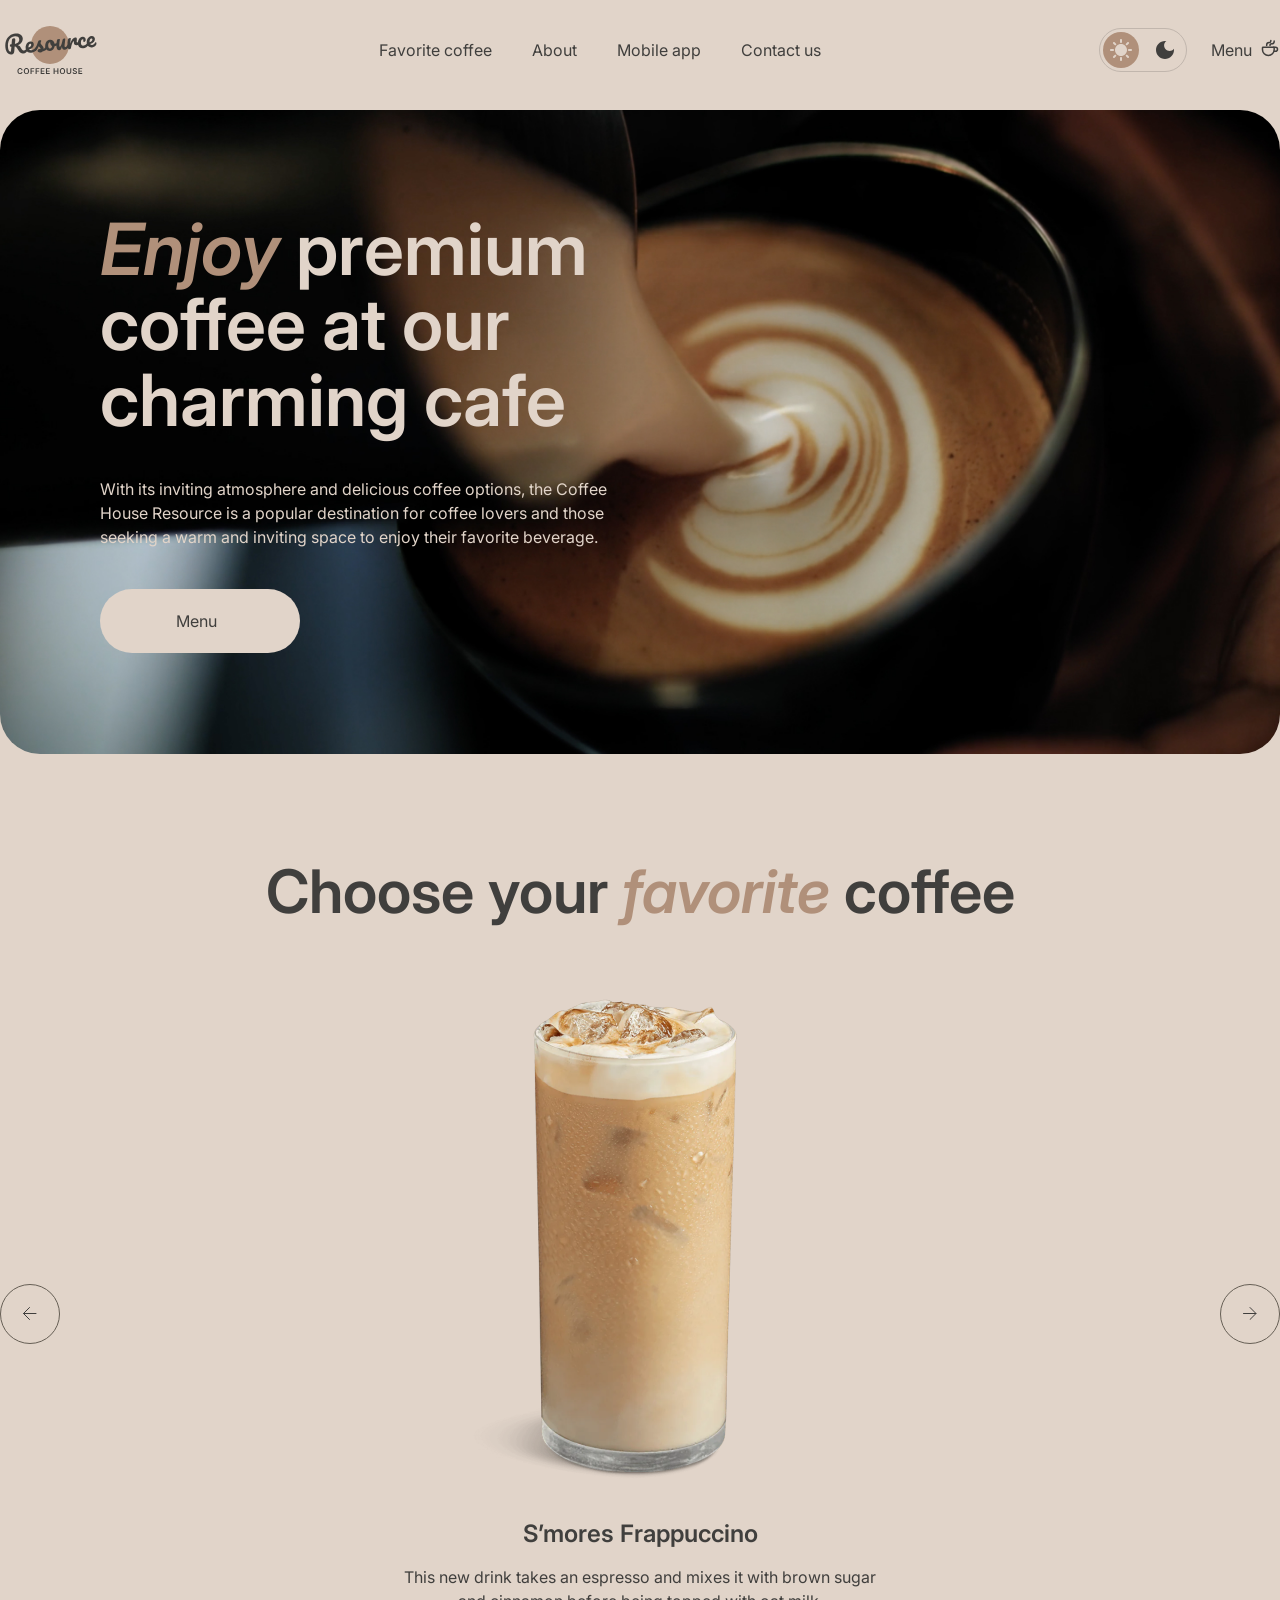
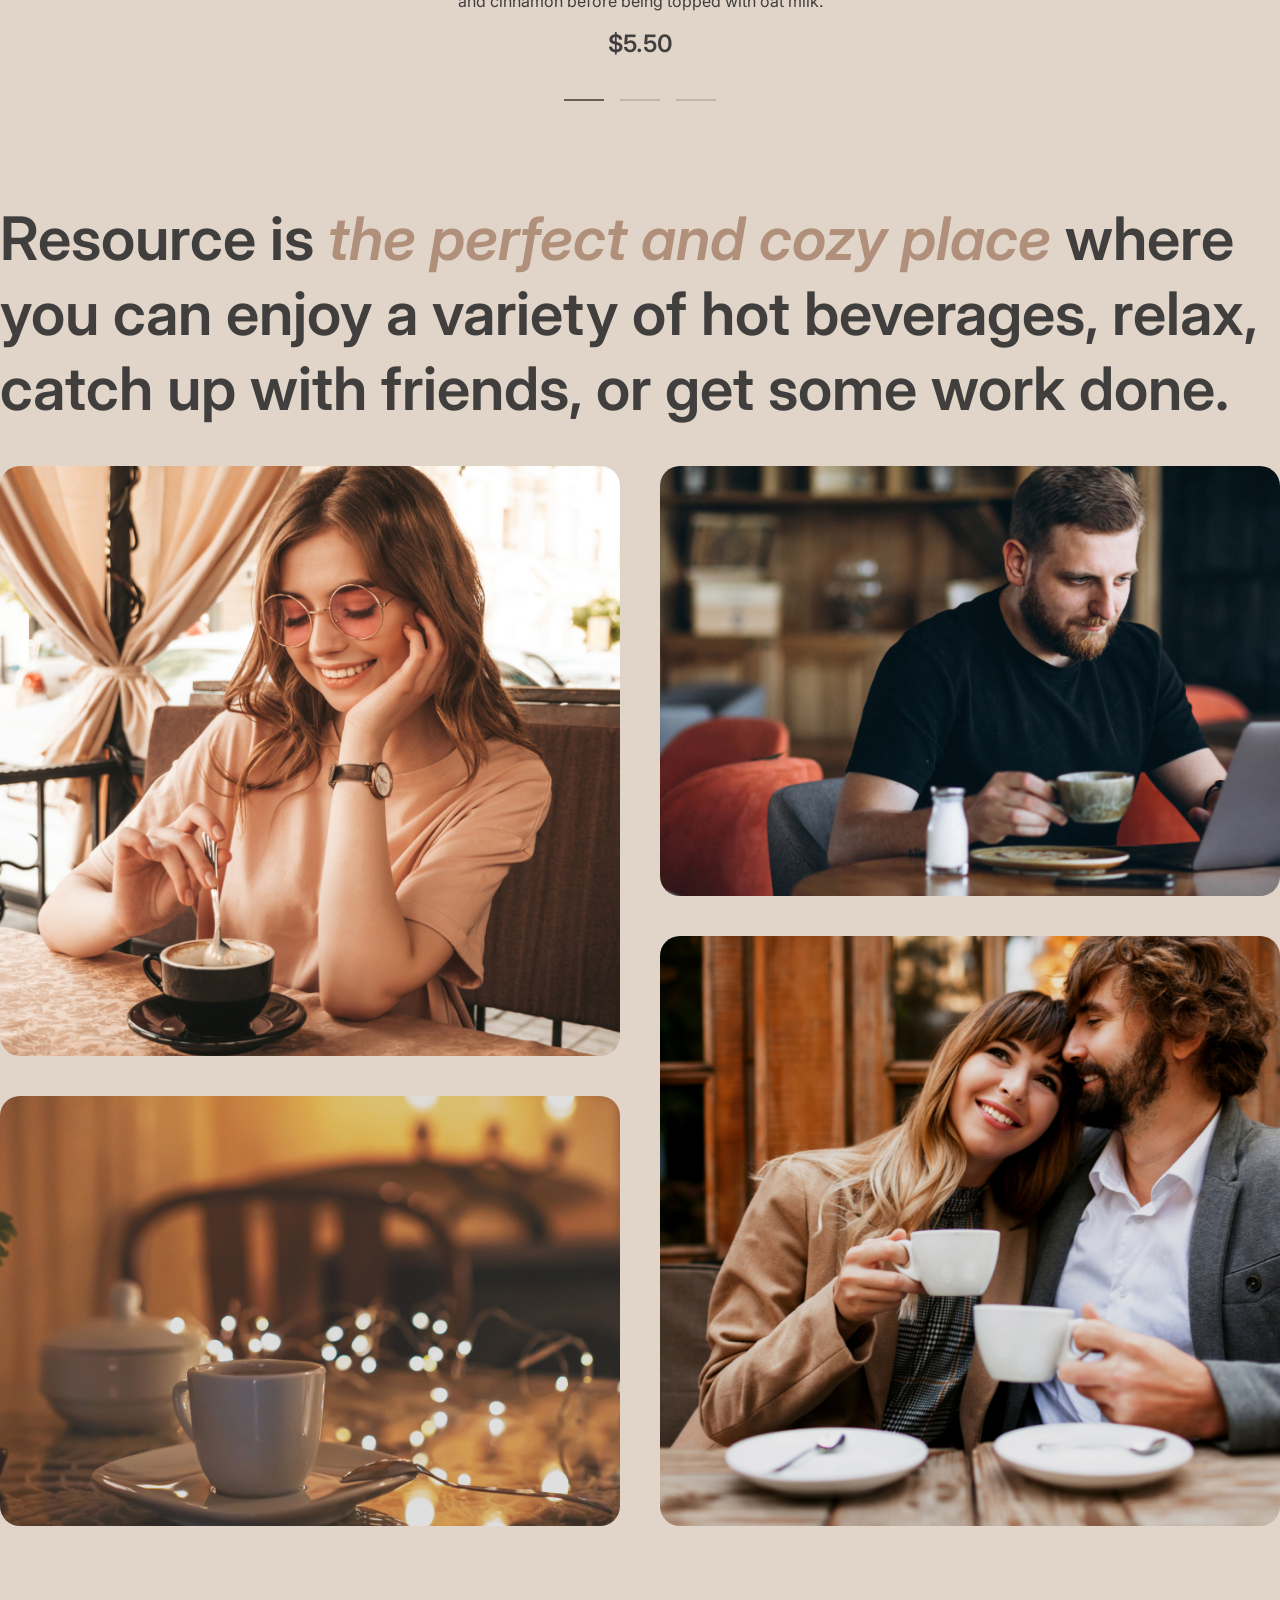
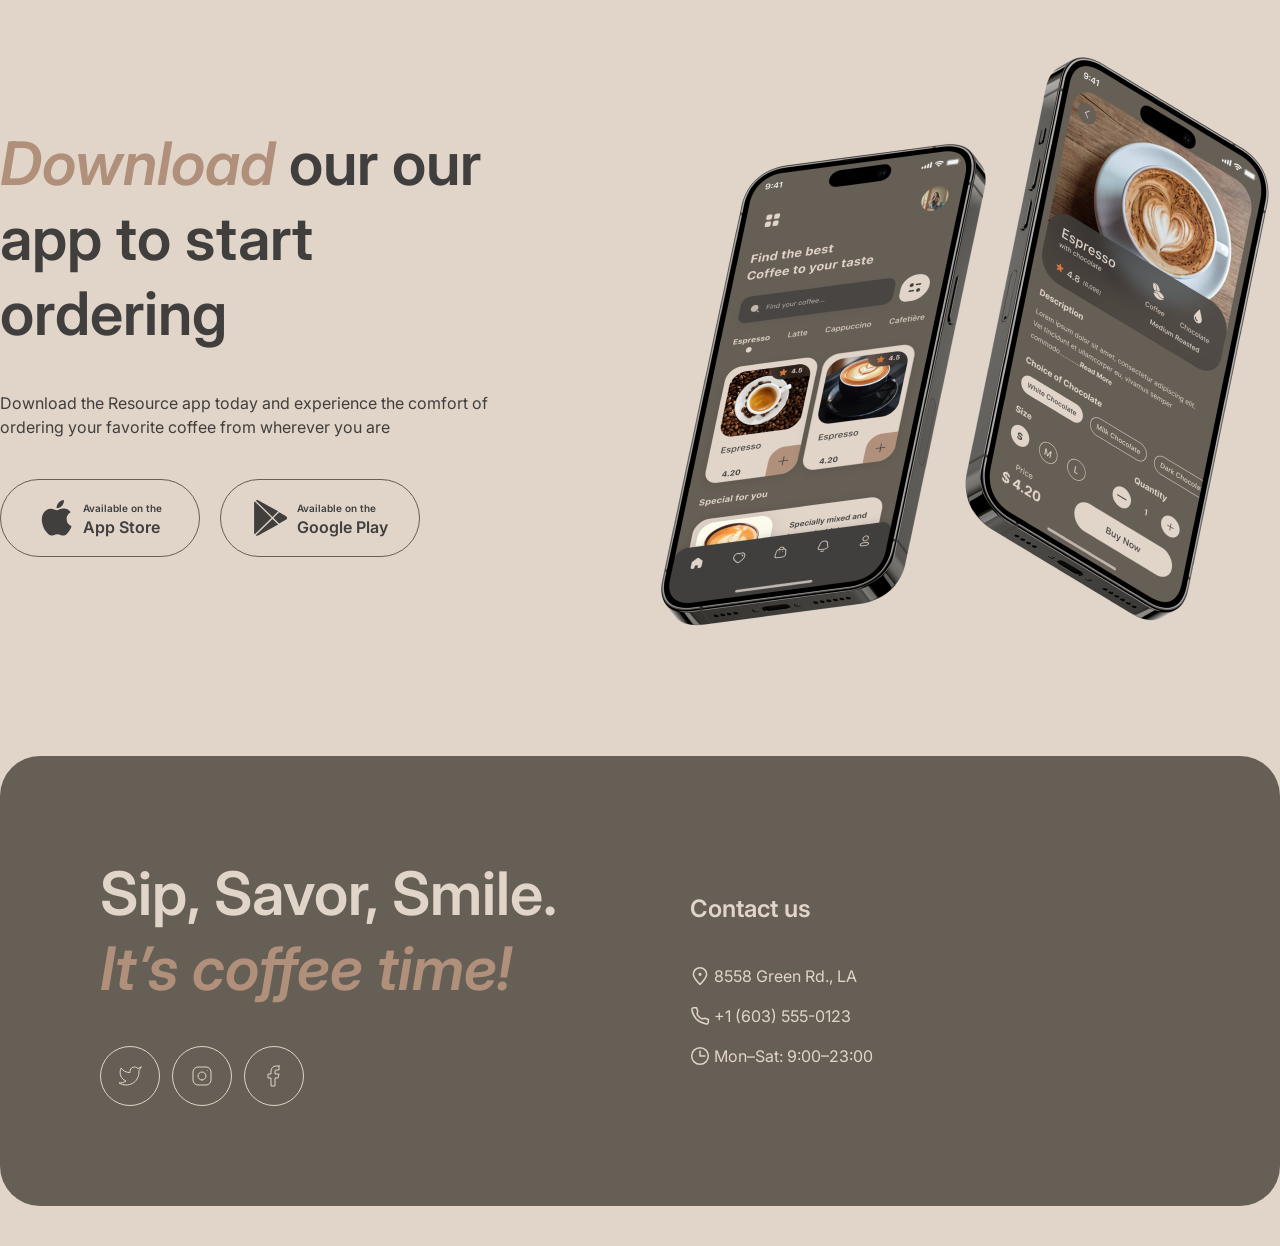
<file: index.html>
<!DOCTYPE html> 
<html lang="en">   
<head>     
    <meta charset="UTF-8">     
    <meta http-equiv="X-UA-Compatible" content="IE=edge">     
    <meta name="viewport" content="width=device-width, initial-scale=1.0">     
    <title>Coffee House</title>     
    <link rel="icon" type="image/svg+xml" href="icons/logo-light.svg">
    <link rel="stylesheet" href="css/main.css">   
    <link rel="preconnect" href="https://fonts.googleapis.com">
    <link rel="preconnect" href="https://fonts.gstatic.com" crossorigin>
    <link href="https://fonts.googleapis.com/css2?family=Inter:ital,opsz,wght@0,14..32,100..900;1,14..32,100..900&display=swap" rel="stylesheet">
</head>   

<body class="dark-theme">
    <header>
        <nav class="container header">
            <a href="index.html"><img src="icons/logo-light.svg" alt="Logo" class="logo"></a>
            <ul class="nav main">
                <li><a href="#favorite">Favorite coffee</a></li>
                <li><a href="#about">About</a></li>
                <li><a href="#mobileapp">Mobile app</a></li>
                <li><a href="#contacts">Contact us</a></li>
            </ul>
            <div class="burger-menu">
                <ul class="nav">
                    <li><a href="#favorite">Favorite coffee</a></li>
                    <li><a href="#about">About</a></li>
                    <li><a href="#mobileapp">Mobile app</a></li>
                    <li><a href="#contacts">Contact us</a></li>
                </ul>
                <a href="menu.html" class="btn menu mobile">
                    Menu
                    <svg class="cup" width="20" height="20" viewBox="0 0 20 20" fill="none" xmlns="http://www.w3.org/2000/svg">
                        <path d="M14.166 9.76667V11.6667C14.166 14.8883 11.5543 17.5 8.33268 17.5C5.11102 17.5 2.49935 14.8883 2.49935 11.6667V9.76667C2.49935 9.4353 2.76798 9.16667 3.09935 9.16667H13.566C13.8974 9.16667 14.166 9.4353 14.166 9.76667Z" stroke="#E1D4C9" stroke-width="1.5" stroke-linecap="round" stroke-linejoin="round"/>
                        <path d="M9.99935 7.50002C9.99935 6.66669 10.5946 5.83335 11.7851 5.83335C13.1 5.83335 14.166 4.76737 14.166 3.4524V2.91669" stroke="#E1D4C9" stroke-width="1.5" stroke-linecap="round" stroke-linejoin="round"/>
                        <path d="M6.66732 7.5V7.08333C6.66732 5.70262 7.78661 4.58333 9.16732 4.58333C10.0878 4.58333 10.834 3.83714 10.834 2.91667V2.5" stroke="#E1D4C9" stroke-width="1.5" stroke-linecap="round" stroke-linejoin="round"/>
                        <path d="M13.334 9.16669H15.4173C16.5679 9.16669 17.5007 10.0994 17.5007 11.25C17.5007 12.4006 16.5679 13.3334 15.4173 13.3334H14.1673" stroke="#E1D4C9" stroke-width="1.5" stroke-linecap="round" stroke-linejoin="round"/>
                    </svg>
                </a>
            </div>
            <div class="header-actions">
                <div class="theme-switch">
                    <button class="btn light">
                        <svg class="sun" width="22" height="22" viewBox="0 0 22 22" fill="#403F3D" xmlns="http://www.w3.org/2000/svg">
                            <path d="M10 3V1C10 0.45 10.45 0 11 0C11.55 0 12 0.45 12 1V3C12 3.55 11.55 4 11 4C10.45 4 10 3.55 10 3ZM17.36 6.05L18.77 4.63C19.16 4.24 19.16 3.61 18.77 3.22C18.38 2.83 17.75 2.83 17.36 3.22L15.95 4.64C15.56 5.03 15.56 5.66 15.95 6.05C16.34 6.44 16.97 6.44 17.36 6.05ZM21 10H19C18.45 10 18 10.45 18 11C18 11.55 18.45 12 19 12H21C21.55 12 22 11.55 22 11C22 10.45 21.55 10 21 10ZM11 18C10.45 18 10 18.45 10 19V21C10 21.55 10.45 22 11 22C11.55 22 12 21.55 12 21V19C12 18.45 11.55 18 11 18ZM4.64 6.05L3.22 4.64C2.83 4.25 2.83 3.61 3.22 3.23C3.61 2.85 4.25 2.84 4.63 3.23L6.04 4.64C6.43 5.03 6.43 5.67 6.04 6.05C5.65 6.43 5.02 6.44 4.64 6.05ZM15.95 15.95C15.56 16.34 15.56 16.98 15.95 17.36L17.36 18.77C17.75 19.16 18.39 19.16 18.77 18.77C19.16 18.38 19.16 17.74 18.77 17.36L17.36 15.95C16.98 15.56 16.34 15.56 15.95 15.95ZM1 12H3C3.55 12 4 11.55 4 11C4 10.45 3.55 10 3 10H1C0.45 10 0 10.45 0 11C0 11.55 0.45 12 1 12ZM4.64 18.78L6.05 17.37C6.44 16.98 6.44 16.34 6.05 15.96C5.66 15.58 5.02 15.57 4.64 15.96L3.23 17.37C2.84 17.76 2.84 18.4 3.23 18.78C3.61 19.17 4.25 19.17 4.64 18.78ZM11 5C7.69 5 5 7.69 5 11C5 14.31 7.69 17 11 17C14.31 17 17 14.31 17 11C17 7.69 14.31 5 11 5Z" fill="#E1D4C9"/>
                        </svg>
                    </button>
                    <button class="btn dark">                        
                        <svg class="moon" width="18" height="18" viewBox="0 0 18 18" fill="#403F3D" xmlns="http://www.w3.org/2000/svg"> 
                            <path d="M9 0C4.03 0 0 4.03 0 9C0 13.97 4.03 18 9 18C13.97 18 18 13.97 18 9C18 8.54 17.96 8.08 17.9 7.64C16.92 9.01 15.32 9.9 13.5 9.9C10.52 9.9 8.1 7.48 8.1 4.5C8.1 2.69 8.99 1.08 10.36 0.0999999C9.92 0.0399999 9.46 0 9 0Z" fill="#E1D4C9"/>
                        </svg>
                    </button>
                </div>
                <a href="menu.html" class="btn menu">
                    Menu
                    <svg class="cup" width="20" height="20" viewBox="0 0 20 20" fill="none" xmlns="http://www.w3.org/2000/svg">
                        <path d="M14.166 9.76667V11.6667C14.166 14.8883 11.5543 17.5 8.33268 17.5C5.11102 17.5 2.49935 14.8883 2.49935 11.6667V9.76667C2.49935 9.4353 2.76798 9.16667 3.09935 9.16667H13.566C13.8974 9.16667 14.166 9.4353 14.166 9.76667Z" stroke="#E1D4C9" stroke-width="1.5" stroke-linecap="round" stroke-linejoin="round"/>
                        <path d="M9.99935 7.50002C9.99935 6.66669 10.5946 5.83335 11.7851 5.83335C13.1 5.83335 14.166 4.76737 14.166 3.4524V2.91669" stroke="#E1D4C9" stroke-width="1.5" stroke-linecap="round" stroke-linejoin="round"/>
                        <path d="M6.66732 7.5V7.08333C6.66732 5.70262 7.78661 4.58333 9.16732 4.58333C10.0878 4.58333 10.834 3.83714 10.834 2.91667V2.5" stroke="#E1D4C9" stroke-width="1.5" stroke-linecap="round" stroke-linejoin="round"/>
                        <path d="M13.334 9.16669H15.4173C16.5679 9.16669 17.5007 10.0994 17.5007 11.25C17.5007 12.4006 16.5679 13.3334 15.4173 13.3334H14.1673" stroke="#E1D4C9" stroke-width="1.5" stroke-linecap="round" stroke-linejoin="round"/>
                    </svg>
                </a>
                <button class="burger" aria-label="Open menu">
                    <span></span>
                    <span></span>
                </button>   
            </div>
        </nav>
    </header> 

    <main class="container">
        <section class="hero" id="hero">
            <div class="hero-container">
                <div class="hero-offer">
                    <h1><span class="accent">Enjoy</span> premium coffee at our charming cafe</h1>
                    <p>
                        With its inviting atmosphere and delicious coffee options, 
                        the Coffee House Resource is a popular destination 
                        for coffee lovers and those seeking a warm and inviting space 
                        to enjoy their favorite beverage.
                    </p>
                    <a href="menu.html" class="btn menu primary">
                        Menu
                        <svg class="svg-cup" width="20" height="20" viewBox="0 0 20 20" fill="none" xmlns="http://www.w3.org/2000/svg">
                            <path d="M14.166 9.76667V11.6667C14.166 14.8883 11.5543 17.5 8.33268 17.5C5.11102 17.5 2.49935 14.8883 2.49935 11.6667V9.76667C2.49935 9.4353 2.76798 9.16667 3.09935 9.16667H13.566C13.8974 9.16667 14.166 9.4353 14.166 9.76667Z" stroke="#E1D4C9" stroke-width="1.5" stroke-linecap="round" stroke-linejoin="round"/>
                            <path d="M9.99935 7.50002C9.99935 6.66669 10.5946 5.83335 11.7851 5.83335C13.1 5.83335 14.166 4.76737 14.166 3.4524V2.91669" stroke="#E1D4C9" stroke-width="1.5" stroke-linecap="round" stroke-linejoin="round"/>
                            <path d="M6.66732 7.5V7.08333C6.66732 5.70262 7.78661 4.58333 9.16732 4.58333C10.0878 4.58333 10.834 3.83714 10.834 2.91667V2.5" stroke="#E1D4C9" stroke-width="1.5" stroke-linecap="round" stroke-linejoin="round"/>
                            <path d="M13.334 9.16669H15.4173C16.5679 9.16669 17.5007 10.0994 17.5007 11.25C17.5007 12.4006 16.5679 13.3334 15.4173 13.3334H14.1673" stroke="#E1D4C9" stroke-width="1.5" stroke-linecap="round" stroke-linejoin="round"/>
                        </svg>
                    </a>
                </div>
            </div>
        </section>

        <section class="favorite" id="favorite">
            <div class="favorite-container">
                <h2>Choose your <span class="accent">favorite</span> coffee</h2>
                <div class="favorite-slider-main">
                    <div class="favorite-slider">
                        <button class="btn favorite prev">
                            <svg class="arrow" width="14" height="13" viewBox="0 0 14 13" fill="none" xmlns="http://www.w3.org/2000/svg">
                                <path d="M13 6.5H0.5M6.5 12.5L0.5 6.5L6.5 0.5" stroke="#403F3D" stroke-linecap="round" stroke-linejoin="round"/>
                            </svg>
                        </button>
                        <div class="favorite-rawslider">
                            <div class="slider-track">
                                <div class="slide-content active">
                                    <img src="images/coffee-slider-1.png" alt="coffee">
                                    <div class="slide-description">
                                        <h3>S’mores Frappuccino</h3>
                                        <p>
                                            This new drink takes an espresso and mixes it with brown sugar and cinnamon before being topped with oat milk.
                                        </p>
                                        <h3>$5.50</h3>
                                    </div>
                                </div>
                                <div class="slide-content">
                                    <img src="images/coffee-slider-2.png" alt="coffee">
                                    <div class="slide-description">
                                        <h3>Caramel Macchiato</h3>
                                        <p>
                                            Fragrant and unique classic espresso with rich caramel-peanut syrup, with cream under whipped thick foam.
                                        </p>
                                        <h3>$5.00</h3>
                                    </div>
                                </div>
                                <div class="slide-content">
                                    <img src="images/coffee-slider-3.png" alt="coffee">
                                    <div class="slide-description">
                                        <h3>Ice coffee</h3>
                                        <p>
                                            A popular summer drink that tones and invigorates. Prepared from coffee, milk and ice.
                                        </p>
                                        <h3>$4.50</h3>
                                    </div>
                                </div>
                            </div>
                        </div>
                        <button class="btn favorite next">
                            <svg class="arrow" width="14" height="13" viewBox="0 0 14 13" fill="none" xmlns="http://www.w3.org/2000/svg">
                                <path d="M0.5 6.5H13M7 12.5L13 6.5L7 0.5" stroke="#403F3D" stroke-linecap="round" stroke-linejoin="round"/>
                            </svg>
                        </button>
                    </div>
                    <div class="favorite-controls">
                        <span class="control-dot active"></span>
                        <span class="control-dot"></span>
                        <span class="control-dot"></span>
                    </div>
                </div>
            </div>
        </section>

        <section class="about" id="about">
            <div class="about-container">
                <h2>
                    Resource is <span class="accent">the perfect and cozy place</span> where you can enjoy a variety 
                    of hot beverages, relax, catch up with friends, or get some work done.
                </h2>
                <div class="about-images">
                    <div class="about-images-col">
                        <img class="about-big" src="images/about-1.jpg" alt="guest">
                        <img class="about-small" src="images/about-2.jpg" alt="guest">
                    </div>
                    <div class="about-images-col">
                        <img class="about-small" src="images/about-3.jpg" alt="guest">
                        <img class="about-big" src="images/about-4.jpg" alt="guest">
                    </div>
                </div>
            </div>
        </section>

        <section class="mobileapp" id="mobileapp">
            <div class="mobileapp-container">
                <div class="mobileapp-offer">
                    <h2><span class="accent">Download</span> our our app to start ordering</h2>
                    <p>
                        Download the Resource app today and experience the comfort of ordering 
                        your favorite coffee from wherever you are
                    </p>
                    <div class="mobileapp-buttons">
                        <button class="btn mobileapp">
                            <svg class="app" width="27" height="32" viewBox="0 0 27 32" fill="none" xmlns="http://www.w3.org/2000/svg">
                                <path d="M22.0578 16.8306C22.021 12.8323 25.4156 10.8871 25.5708 10.7966C23.6483 8.06361 20.6684 7.69021 19.6213 7.66043C17.1185 7.40364 14.6909 9.12057 13.4159 9.12057C12.1156 9.12057 10.1523 7.68524 8.03638 7.72742C5.31352 7.76836 2.76624 9.30541 1.36919 11.6922C-1.51399 16.5589 0.636305 23.7107 3.39861 27.6446C4.7804 29.5711 6.39503 31.7223 8.50843 31.6466C10.576 31.5635 11.3483 30.3614 13.8435 30.3614C16.3157 30.3614 17.0409 31.6466 19.1963 31.5982C21.4153 31.5635 22.8124 29.6629 24.1458 27.719C25.7426 25.5108 26.3839 23.3361 26.4093 23.2245C26.3572 23.2071 22.0998 21.6229 22.0578 16.8306Z" fill="#E1D4C9"/>
                                <path d="M17.9863 5.07263C19.0983 3.71671 19.8592 1.872 19.648 0C18.0384 0.0694711 16.0256 1.08549 14.8664 2.41164C13.8409 3.58025 12.9248 5.49566 13.1615 7.29695C14.9695 7.42845 16.8259 6.40747 17.9863 5.07263Z" fill="#E1D4C9"/>
                            </svg>
                            <span class="mobileapp-txt">
                                <span class="caption">Available on the</span>
                                <span>App Store</span>
                            </span>
                        </button>
                        <button class="btn mobileapp">
                            <svg class="app" width="31" height="33" viewBox="0 0 31 33" fill="none" xmlns="http://www.w3.org/2000/svg">
                                <path d="M0.572202 1.40298C0.209755 1.77291 0 2.34886 0 3.09473V29.6994C0 30.4453 0.209755 31.0212 0.572202 31.3912L0.661658 31.4724L15.9523 16.57V16.2181L0.661658 1.31577L0.572202 1.40298Z" fill="#E1D4C9"/>
                                <path d="M22.894 21.54L17.8027 16.57V16.2181L22.9001 11.2482L23.0143 11.3129L29.0509 14.6617C30.7737 15.6121 30.7737 17.176 29.0509 18.1324L23.0143 21.4753L22.894 21.54Z" fill="#E1D4C9"/>
                                <path d="M22.0897 22.4008L16.8781 17.3195L1.49805 32.3166C2.07025 32.9031 3.00336 32.9738 4.06448 32.3873L22.0897 22.4008Z" fill="#E1D4C9"/>
                                <path d="M22.0897 10.3876L4.06448 0.401053C3.00336 -0.179402 2.07025 -0.108727 1.49805 0.477742L16.8781 15.4688L22.0897 10.3876Z" fill="#E1D4C9"/>
                            </svg>
                            <span class="mobileapp-txt">
                                <span class="caption">Available on the</span>
                                <span>Google Play</span>
                            </span>
                        </button>
                    </div>
                </div>
                <img src="images/mobile-screens.png" alt="mobile app">
            </div>
        </section>
    </main>
    <footer class="container">
        <div class="footer-container" id="contacts">
            <div class="footer-offer">
                <h2>Sip, Savor, Smile. <span class="accent">It’s coffee time!</span></h2>
                <div class="footer-socials">
                    <button class="btn footer-social">
                        <svg class="socials" width="24" height="24" viewBox="0 0 24 24" fill="none" xmlns="http://www.w3.org/2000/svg">
                            <path d="M23 3.01006C23 3.01006 20.9821 4.20217 19.86 4.54006C19.2577 3.84757 18.4573 3.35675 17.567 3.13398C16.6767 2.91122 15.7395 2.96725 14.8821 3.29451C14.0247 3.62177 13.2884 4.20446 12.773 4.96377C12.2575 5.72309 11.9877 6.62239 12 7.54006V8.54006C10.2426 8.58562 8.50127 8.19587 6.93101 7.4055C5.36074 6.61513 4.01032 5.44869 3 4.01006C3 4.01006 -1 13.0101 8 17.0101C5.94053 18.408 3.48716 19.109 1 19.0101C10 24.0101 21 19.0101 21 7.51006C20.9991 7.23151 20.9723 6.95365 20.92 6.68006C21.9406 5.67355 23 3.01006 23 3.01006Z" stroke="#E1D4C9" stroke-linecap="round" stroke-linejoin="round"/>
                        </svg>
                    </button> 
                    <button class="btn footer-social">
                        <svg class="socials" width="24" height="24" viewBox="0 0 24 24" fill="none" xmlns="http://www.w3.org/2000/svg">
                            <path d="M12 16C14.2091 16 16 14.2091 16 12C16 9.79086 14.2091 8 12 8C9.79086 8 8 9.79086 8 12C8 14.2091 9.79086 16 12 16Z" stroke="#E1D4C9" stroke-linecap="round" stroke-linejoin="round"/>
                            <path d="M3 16V8C3 5.23858 5.23858 3 8 3H16C18.7614 3 21 5.23858 21 8V16C21 18.7614 18.7614 21 16 21H8C5.23858 21 3 18.7614 3 16Z" stroke="#E1D4C9"/>
                            <path d="M17.5 6.51L17.51 6.49889" stroke="#E1D4C9" stroke-linecap="round" stroke-linejoin="round"/>
                        </svg>
                    </button> 
                    <button class="btn footer-social">
                        <svg class="socials" width="24" height="24" viewBox="0 0 24 24" fill="none" xmlns="http://www.w3.org/2000/svg">
                            <path d="M17 2H14C12.6739 2 11.4021 2.52678 10.4645 3.46447C9.52678 4.40215 9 5.67392 9 7V10H6V14H9V22H13V14H16L17 10H13V7C13 6.73478 13.1054 6.48043 13.2929 6.29289C13.4804 6.10536 13.7348 6 14 6H17V2Z" stroke="#E1D4C9" stroke-linecap="round" stroke-linejoin="round"/>
                        </svg>
                    </button> 
                </div>
            </div>
            <div class="footer-contacts">
                <h3>Contact us</h3>
                <ul class="contacts">
                    <li><a href="#"><img src="icons/pin-alt.svg" alt="address">8558 Green Rd., LA</a></li>
                    <li><a href="#"><img src="icons/phone.svg" alt="phone">+1 (603) 555-0123</a></li>
                    <li><a href="#"><img src="icons/clock.svg" alt="clock">Mon–Sat: 9:00–23:00</a></li>
                </ul>
            </div>
        </div>
    </footer>
    <script type="module" src="./js/main.js"></script>
</body>
</html>
</file>
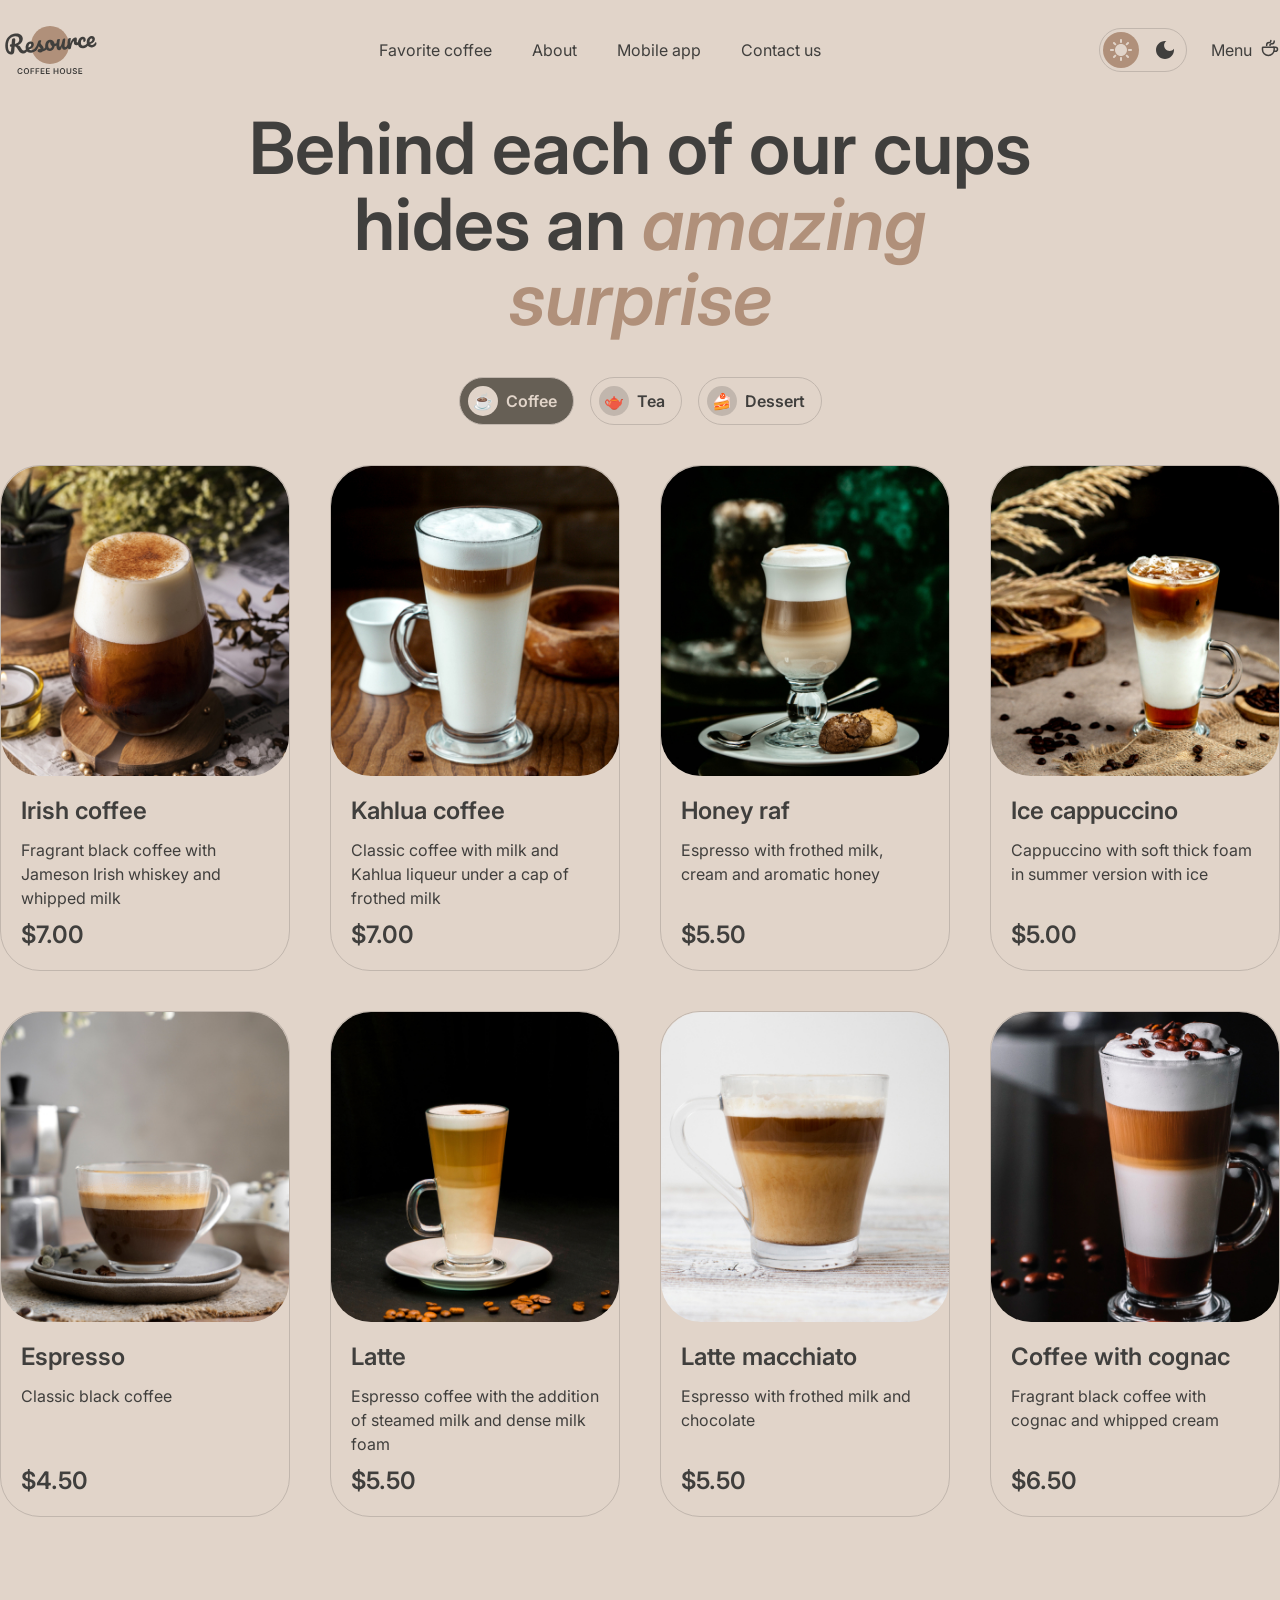
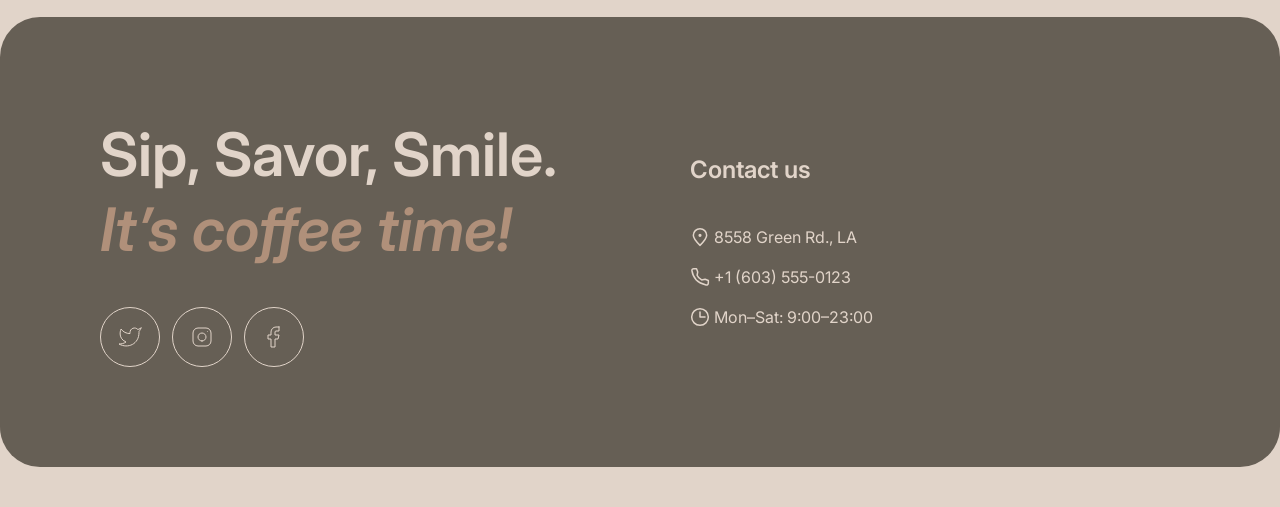
<file: menu.html>
<!DOCTYPE html> 
<html lang="en">   
<head>     
    <meta charset="UTF-8">     
    <meta http-equiv="X-UA-Compatible" content="IE=edge">     
    <meta name="viewport" content="width=device-width, initial-scale=1.0">     
    <title>Coffee House</title>     
    <link rel="icon" type="image/svg+xml" href="icons/logo-light.svg">   
    <link rel="stylesheet" href="css/main.css">   
    <link rel="preconnect" href="https://fonts.googleapis.com">
    <link rel="preconnect" href="https://fonts.gstatic.com" crossorigin>
    <link href="https://fonts.googleapis.com/css2?family=Inter:ital,opsz,wght@0,14..32,100..900;1,14..32,100..900&display=swap" rel="stylesheet">
</head>   
<body class="dark-theme">
    <header>
        <nav class="container header">
            <a href="index.html"><img src="icons/logo-light.svg" alt="Logo" class="logo"></a>
            <ul class="nav main">
                <li><a href="index.html#favorite">Favorite coffee</a></li>
                <li><a href="index.html#about">About</a></li>
                <li><a href="index.html#mobileapp">Mobile app</a></li>
                <li><a href="#contacts">Contact us</a></li>
            </ul>
            <div class="burger-menu">
                <ul class="nav">
                    <li><a href="index.html#favorite">Favorite coffee</a></li>
                    <li><a href="index.html#about">About</a></li>
                    <li><a href="index.html#mobileapp">Mobile app</a></li>
                    <li><a href="#contacts">Contact us</a></li>
                </ul>
                <a href="menu.html" class="btn menu mobile">
                    Menu
                    <svg class="cup" width="20" height="20" viewBox="0 0 20 20" fill="none" xmlns="http://www.w3.org/2000/svg">
                        <path d="M14.166 9.76667V11.6667C14.166 14.8883 11.5543 17.5 8.33268 17.5C5.11102 17.5 2.49935 14.8883 2.49935 11.6667V9.76667C2.49935 9.4353 2.76798 9.16667 3.09935 9.16667H13.566C13.8974 9.16667 14.166 9.4353 14.166 9.76667Z" stroke="#E1D4C9" stroke-width="1.5" stroke-linecap="round" stroke-linejoin="round"/>
                        <path d="M9.99935 7.50002C9.99935 6.66669 10.5946 5.83335 11.7851 5.83335C13.1 5.83335 14.166 4.76737 14.166 3.4524V2.91669" stroke="#E1D4C9" stroke-width="1.5" stroke-linecap="round" stroke-linejoin="round"/>
                        <path d="M6.66732 7.5V7.08333C6.66732 5.70262 7.78661 4.58333 9.16732 4.58333C10.0878 4.58333 10.834 3.83714 10.834 2.91667V2.5" stroke="#E1D4C9" stroke-width="1.5" stroke-linecap="round" stroke-linejoin="round"/>
                        <path d="M13.334 9.16669H15.4173C16.5679 9.16669 17.5007 10.0994 17.5007 11.25C17.5007 12.4006 16.5679 13.3334 15.4173 13.3334H14.1673" stroke="#E1D4C9" stroke-width="1.5" stroke-linecap="round" stroke-linejoin="round"/>
                    </svg>
                </a>
            </div>
            <div class="header-actions">
                <div class="theme-switch">
                    <button class="btn light">
                        <svg class="sun" width="22" height="22" viewBox="0 0 22 22" fill="#403F3D" xmlns="http://www.w3.org/2000/svg">
                            <path d="M10 3V1C10 0.45 10.45 0 11 0C11.55 0 12 0.45 12 1V3C12 3.55 11.55 4 11 4C10.45 4 10 3.55 10 3ZM17.36 6.05L18.77 4.63C19.16 4.24 19.16 3.61 18.77 3.22C18.38 2.83 17.75 2.83 17.36 3.22L15.95 4.64C15.56 5.03 15.56 5.66 15.95 6.05C16.34 6.44 16.97 6.44 17.36 6.05ZM21 10H19C18.45 10 18 10.45 18 11C18 11.55 18.45 12 19 12H21C21.55 12 22 11.55 22 11C22 10.45 21.55 10 21 10ZM11 18C10.45 18 10 18.45 10 19V21C10 21.55 10.45 22 11 22C11.55 22 12 21.55 12 21V19C12 18.45 11.55 18 11 18ZM4.64 6.05L3.22 4.64C2.83 4.25 2.83 3.61 3.22 3.23C3.61 2.85 4.25 2.84 4.63 3.23L6.04 4.64C6.43 5.03 6.43 5.67 6.04 6.05C5.65 6.43 5.02 6.44 4.64 6.05ZM15.95 15.95C15.56 16.34 15.56 16.98 15.95 17.36L17.36 18.77C17.75 19.16 18.39 19.16 18.77 18.77C19.16 18.38 19.16 17.74 18.77 17.36L17.36 15.95C16.98 15.56 16.34 15.56 15.95 15.95ZM1 12H3C3.55 12 4 11.55 4 11C4 10.45 3.55 10 3 10H1C0.45 10 0 10.45 0 11C0 11.55 0.45 12 1 12ZM4.64 18.78L6.05 17.37C6.44 16.98 6.44 16.34 6.05 15.96C5.66 15.58 5.02 15.57 4.64 15.96L3.23 17.37C2.84 17.76 2.84 18.4 3.23 18.78C3.61 19.17 4.25 19.17 4.64 18.78ZM11 5C7.69 5 5 7.69 5 11C5 14.31 7.69 17 11 17C14.31 17 17 14.31 17 11C17 7.69 14.31 5 11 5Z" fill="#E1D4C9"/>
                        </svg>
                    </button>
                    <button class="btn dark">                        
                        <svg class="moon" width="18" height="18" viewBox="0 0 18 18" fill="#403F3D" xmlns="http://www.w3.org/2000/svg"> 
                            <path d="M9 0C4.03 0 0 4.03 0 9C0 13.97 4.03 18 9 18C13.97 18 18 13.97 18 9C18 8.54 17.96 8.08 17.9 7.64C16.92 9.01 15.32 9.9 13.5 9.9C10.52 9.9 8.1 7.48 8.1 4.5C8.1 2.69 8.99 1.08 10.36 0.0999999C9.92 0.0399999 9.46 0 9 0Z" fill="#E1D4C9"/>
                        </svg>
                    </button>
                </div>
                <a href="menu.html" class="btn menu">
                    Menu
                    <svg class="cup" width="20" height="20" viewBox="0 0 20 20" fill="none" xmlns="http://www.w3.org/2000/svg">
                        <path d="M14.166 9.76667V11.6667C14.166 14.8883 11.5543 17.5 8.33268 17.5C5.11102 17.5 2.49935 14.8883 2.49935 11.6667V9.76667C2.49935 9.4353 2.76798 9.16667 3.09935 9.16667H13.566C13.8974 9.16667 14.166 9.4353 14.166 9.76667Z" stroke="#E1D4C9" stroke-width="1.5" stroke-linecap="round" stroke-linejoin="round"/>
                        <path d="M9.99935 7.50002C9.99935 6.66669 10.5946 5.83335 11.7851 5.83335C13.1 5.83335 14.166 4.76737 14.166 3.4524V2.91669" stroke="#E1D4C9" stroke-width="1.5" stroke-linecap="round" stroke-linejoin="round"/>
                        <path d="M6.66732 7.5V7.08333C6.66732 5.70262 7.78661 4.58333 9.16732 4.58333C10.0878 4.58333 10.834 3.83714 10.834 2.91667V2.5" stroke="#E1D4C9" stroke-width="1.5" stroke-linecap="round" stroke-linejoin="round"/>
                        <path d="M13.334 9.16669H15.4173C16.5679 9.16669 17.5007 10.0994 17.5007 11.25C17.5007 12.4006 16.5679 13.3334 15.4173 13.3334H14.1673" stroke="#E1D4C9" stroke-width="1.5" stroke-linecap="round" stroke-linejoin="round"/>
                    </svg>
                </a>
                <button class="burger" aria-label="Open menu">
                    <span></span>
                    <span></span>
                </button>   
            </div>
        </nav>
    </header> 

    <main>
        <section class="container menu">
            <div class="menu-container">
                <div class="menu-offer">
                    <h1>Behind each of our cups hides an <span class="accent">amazing surprise</span></h1>
                    <div class="menu-tabs">
                        <button class="btn-menu active" data-category="coffee">
                            <span class="icon active">☕</span>
                            Coffee
                        </button>
                        <button class="btn-menu" data-category="tea">
                            <span class="icon">🫖</span>
                            Tea
                        </button>
                        <button class="btn-menu" data-category="dessert">
                            <span class="icon">🍰</span>
                            Dessert
                        </button>                
                    </div>
                </div>
                <div class="menu-grid">
                </div>
                <button class="menu-more">
                    <svg width="24" height="24" viewBox="0 0 24 24" fill="none" xmlns="http://www.w3.org/2000/svg">
                        <path d="M21.8883 13.5C21.1645 18.3113 17.013 22 12 22C6.47715 22 2 17.5228 2 12C2 6.47715 6.47715 2 12 2C16.1006 2 19.6248 4.46819 21.1679 8" stroke="#403F3D" stroke-linecap="round" stroke-linejoin="round"/>
                        <path d="M17 8H21.4C21.7314 8 22 7.73137 22 7.4V3" stroke="#403F3D" stroke-linecap="round" stroke-linejoin="round"/>
                    </svg>
                </button>
            </div>
        </section>
    </main>

    <footer>
        <div class="footer-container" id="contacts">
            <div class="footer-offer">
                <h2>Sip, Savor, Smile. <span class="accent">It’s coffee time!</span></h2>
                <div class="footer-socials">
                    <button class="btn footer-social">
                        <svg class="socials" width="24" height="24" viewBox="0 0 24 24" fill="none" xmlns="http://www.w3.org/2000/svg">
                            <path d="M23 3.01006C23 3.01006 20.9821 4.20217 19.86 4.54006C19.2577 3.84757 18.4573 3.35675 17.567 3.13398C16.6767 2.91122 15.7395 2.96725 14.8821 3.29451C14.0247 3.62177 13.2884 4.20446 12.773 4.96377C12.2575 5.72309 11.9877 6.62239 12 7.54006V8.54006C10.2426 8.58562 8.50127 8.19587 6.93101 7.4055C5.36074 6.61513 4.01032 5.44869 3 4.01006C3 4.01006 -1 13.0101 8 17.0101C5.94053 18.408 3.48716 19.109 1 19.0101C10 24.0101 21 19.0101 21 7.51006C20.9991 7.23151 20.9723 6.95365 20.92 6.68006C21.9406 5.67355 23 3.01006 23 3.01006Z" stroke="#E1D4C9" stroke-linecap="round" stroke-linejoin="round"/>
                        </svg>
                    </button> 
                    <button class="btn footer-social">
                        <svg class="socials" width="24" height="24" viewBox="0 0 24 24" fill="none" xmlns="http://www.w3.org/2000/svg">
                            <path d="M12 16C14.2091 16 16 14.2091 16 12C16 9.79086 14.2091 8 12 8C9.79086 8 8 9.79086 8 12C8 14.2091 9.79086 16 12 16Z" stroke="#E1D4C9" stroke-linecap="round" stroke-linejoin="round"/>
                            <path d="M3 16V8C3 5.23858 5.23858 3 8 3H16C18.7614 3 21 5.23858 21 8V16C21 18.7614 18.7614 21 16 21H8C5.23858 21 3 18.7614 3 16Z" stroke="#E1D4C9"/>
                            <path d="M17.5 6.51L17.51 6.49889" stroke="#E1D4C9" stroke-linecap="round" stroke-linejoin="round"/>
                        </svg>
                    </button> 
                    <button class="btn footer-social">
                        <svg class="socials" width="24" height="24" viewBox="0 0 24 24" fill="none" xmlns="http://www.w3.org/2000/svg">
                            <path d="M17 2H14C12.6739 2 11.4021 2.52678 10.4645 3.46447C9.52678 4.40215 9 5.67392 9 7V10H6V14H9V22H13V14H16L17 10H13V7C13 6.73478 13.1054 6.48043 13.2929 6.29289C13.4804 6.10536 13.7348 6 14 6H17V2Z" stroke="#E1D4C9" stroke-linecap="round" stroke-linejoin="round"/>
                        </svg>
                    </button> 
                </div>
            </div>
            <div class="footer-contacts">
                <h3>Contact us</h3>
                <ul class="contacts">
                    <li><a href="#"><img src="icons/pin-alt.svg" alt="address">8558 Green Rd., LA</a></li>
                    <li><a href="#"><img src="icons/phone.svg" alt="phone">+1 (603) 555-0123</a></li>
                    <li><a href="#"><img src="icons/clock.svg" alt="clock">Mon–Sat: 9:00–23:00</a></li>
                </ul>
            </div>
        </div>
    </footer>
    <section class="modal">        
    </section>
    <script type="module" src="./js/main.js"></script>
</body>
</html>
</file>
<file: css/main.css>
@charset "UTF-8";
* {
  margin: 0;
  padding: 0;
  box-sizing: border-box;
}

html {
  scroll-behavior: smooth;
}

body, h1, h2, h3, p {
  margin: 0;
}

a {
  text-decoration: none;
  color: inherit;
}

ul {
  list-style: none;
  padding: 0;
}

img {
  display: block;
  max-width: 100%;
}

button {
  border: 0;
  font: inherit;
}

body {
  background-color: var(--bg-page);
  display: flex;
  flex-direction: column;
  align-items: center;
  font-family: "Inter", sans-serif;
  font-optical-sizing: auto;
  font-weight: 400;
  font-style: normal;
  line-height: 150%;
  font-size: 16px;
  color: var(--txt-primary);
  padding-top: 110px;
}
body.menu-open, body.modal-open {
  overflow: hidden;
}
@media (max-width: 768px) {
  body {
    padding: 110px 20px;
  }
}

section {
  scroll-margin-top: 100px;
}

a {
  color: var(--txt-primary);
}
a:hover {
  text-decoration: underline;
}

button {
  font-family: "Inter", sans-serif;
  font-optical-sizing: auto;
  font-weight: 600;
  font-style: normal;
  line-height: 150%;
  font-size: 16px;
  color: var(--txt-primary);
}

img {
  object-fit: cover;
}

h1 {
  font-size: 72px;
  font-weight: 600;
  line-height: 105%;
}
@media (max-width: 380px) {
  h1 {
    font-size: 42px;
    font-weight: 600;
    line-height: 115%;
  }
}

h2 {
  font-size: 60px;
  font-weight: 600;
  line-height: 125%;
  text-align: center;
}
@media (max-width: 380px) {
  h2 {
    font-size: 32px;
    font-weight: 600;
    line-height: 125%;
  }
}

h3 {
  font-size: 24px;
  font-weight: 600;
  line-height: 125%;
}

span.accent {
  color: #B0907A;
  font-style: italic;
}

.container {
  width: 100%;
  max-width: 1360px;
  margin: 0 auto;
}

header {
  position: fixed;
  top: 0;
  left: 0;
  width: 100%;
  z-index: 1000;
  background-color: var(--bg-page);
}

.header {
  margin: 20px auto;
  display: flex;
  justify-content: space-between;
  align-items: center;
}

.nav {
  display: flex;
  gap: 40px;
}
.nav a {
  color: var(--txt-primary);
}
.nav a:hover {
  text-decoration: underline;
}
@media (max-width: 768px) {
  .nav.main {
    display: none;
  }
}

.header-actions {
  display: flex;
  align-items: center;
  gap: 24px;
}
@media (max-width: 380px) {
  .header-actions {
    gap: 12px;
  }
}

.btn.menu {
  border: none;
  display: flex;
  gap: 8px;
  align-items: flex-start;
  background-color: transparent;
  color: var(--txt-primary);
}
@media (max-width: 768px) {
  .btn.menu {
    display: none;
  }
}

.theme-switch {
  display: flex;
  justify-content: center;
  display: flex;
  align-items: center;
  gap: 8px;
  width: 88px;
  height: 44px;
  border: 1px solid var(--border-primary);
  border-radius: 100px;
}
.theme-switch .btn {
  width: 36px;
  height: 36px;
  border-radius: 100px;
  display: flex;
  justify-content: center;
  display: flex;
  align-items: center;
  border: none;
}
.theme-switch .btn.light {
  margin: 3px 0 3px 3px;
  background-color: var(--txt-accent);
}
.theme-switch .btn.dark {
  margin: 3px 3px 3px 0;
  background-color: transparent;
}
.theme-switch .btn.dark:hover {
  cursor: pointer;
  background-color: var(--txt-primary);
}
.theme-switch .btn.dark:hover .moon path {
  fill: var(--txt-inverse);
}

.moon path {
  fill: var(--txt-primary);
}

.cup path {
  stroke: var(--txt-primary);
}

@media (max-width: 768px) {
  .svg-cup {
    opacity: 1;
  }
}
footer h2, footer h3, footer a {
  color: #E1D4C9;
  text-align: left;
}

.footer-container {
  background-color: #665F55;
  border-radius: 40px;
  padding: 100px;
  display: flex;
  align-items: center;
  gap: 100px;
  margin-bottom: 40px;
}
@media (max-width: 768px) {
  .footer-container {
    flex-direction: column;
    align-items: flex-start;
  }
}
@media (max-width: 380px) {
  .footer-container {
    padding: 60px 16px;
    gap: 40px;
  }
}

.footer-offer, .footer-contacts, ul.contacts {
  display: flex;
  flex-direction: column;
  flex: 1;
  gap: 40px;
}

.footer-socials {
  display: flex;
  gap: 12px;
}

.btn.footer-social {
  width: 60px;
  height: 60px;
  border-radius: 100px;
  background-color: transparent;
  display: flex;
  justify-content: center;
  display: flex;
  align-items: center;
  border: 1px solid #E1D4C9;
}
.btn.footer-social:hover {
  cursor: pointer;
  background-color: #E1D4C9;
}
.btn.footer-social:hover .socials path {
  stroke: #665F55;
}
.btn.footer-social .socials {
  fill: none;
}

ul.contacts {
  gap: 16px;
}
ul.contacts a {
  display: flex;
  align-items: center;
  gap: 4px;
}
ul.contacts a:hover {
  text-decoration: underline;
}
ul.contacts img {
  width: 20px;
  height: 20px;
  flex-shrink: 0;
}

.burger {
  display: none;
  align-items: center;
  flex-direction: column;
  justify-content: center;
  gap: 8px;
  width: 44px;
  height: 44px;
  padding: 0;
  border: 1px solid var(--border-inverse);
  border-radius: 100px;
  background-color: transparent;
  cursor: pointer;
}
.burger span {
  width: 16px;
  height: 1.5px;
  background-color: var(--txt-primary);
  transition: transform 0.3 ease;
}
.burger.open span:first-child {
  transform: translateY(4.75px) rotate(45deg);
}
.burger.open span:last-child {
  transform: translateY(-4.75px) rotate(-45deg);
}
.burger:hover {
  background-color: var(--border-inverse);
}
.burger:hover span {
  background-color: var(--txt-inverse);
}
@media (max-width: 768px) {
  .burger {
    display: flex;
  }
}

.burger-menu {
  position: fixed;
  top: 100px;
  left: 0;
  right: 0;
  bottom: 0;
  padding-top: 60px;
  background-color: var(--bg-page);
  width: 100%;
  height: auto;
  display: flex;
  flex-direction: column;
  display: flex;
  align-items: center;
  gap: 100px;
  overflow-y: auto;
  z-index: 1000;
  transform: translateX(100%);
  transition: transform 0.3 ease;
}
.burger-menu .btn.menu.mobile {
  display: none;
}
@media (max-width: 768px) {
  .burger-menu .btn.menu.mobile {
    display: flex;
    justify-content: center;
  }
}
@media (max-width: 768px) {
  .burger-menu .nav {
    display: flex;
    flex-direction: column;
    align-items: center;
    gap: 60px;
  }
}
@media (max-width: 768px) {
  .burger-menu.open {
    transform: translateX(0);
    justify-content: flex-start;
  }
}

.modal {
  width: 100%;
  z-index: 2000;
  inset: 0;
  background-color: rgba(41, 40, 38, 0.8);
  display: none;
  position: fixed;
  justify-content: center;
  align-items: center;
}
.modal.open {
  display: flex;
}

.modal-content {
  max-width: 800px;
  padding: 16px;
  border-radius: 40px;
  background-color: var(--bg-page);
  max-height: calc(100vh - 40px);
  overflow-y: auto;
}
.modal-content h2 {
  font-size: 24px;
  text-align: left;
}

.modal-preview {
  display: flex;
}
.modal-preview img {
  max-width: 310px;
  max-height: 310px;
  border-radius: 40px;
}
@media (max-width: 768px) {
  .modal-preview {
    max-width: 656px;
  }
}

.modal-description {
  display: flex;
  flex-direction: column;
  gap: 40px;
  padding-left: 20px;
}

.modal-options {
  display: flex;
  flex-direction: column;
  gap: 8px;
}
.modal-options .modal-tabs {
  display: flex;
  flex-wrap: wrap;
  gap: 8px;
}

.modal-total {
  display: flex;
  gap: 20px;
  justify-content: space-between;
}
.modal-total.price {
  text-align: right;
}

.modal-alert {
  display: flex;
  padding: 12px 0;
  gap: 8px;
  border-top: 1px solid var(--border-primary);
}
.modal-alert svg {
  width: 16px;
  height: 16px;
  flex-shrink: 0;
}
.modal-alert p {
  font-size: 10px !important;
}

.btn-option {
  border-radius: 100px;
  color: #403F3D;
  padding: 8px 16px 8px 8px;
  display: flex;
  align-items: center;
  border: 1px solid #C1B6AD;
  gap: 8px;
  background-color: transparent;
  text-decoration: none;
}
.btn-option.active {
  background-color: #665F55;
  color: #E1D4C9;
}
.btn-option:hover {
  cursor: pointer;
  text-decoration: none;
  background-color: #665F55;
  color: #E1D4C9;
}
.btn-option:hover .modal-icon {
  background-color: #E1D4C9;
  color: #403F3D;
}
.btn-option .modal-icon {
  width: 30px;
  height: 30px;
  border-radius: 100%;
  background-color: #C1B6AD;
  display: flex;
  justify-content: center;
  display: flex;
  align-items: center;
}
.btn-option .modal-icon.active {
  background-color: var(--bg-page);
  color: var(--txt-primary);
}

.modal-btn {
  border-radius: 100px;
  border: 1px solid #665F55;
  background-color: transparent;
  color: var(--txt-primary);
  padding: 10px 78px;
}
.modal-btn:hover {
  cursor: pointer;
  background-color: var(--bg-container);
  color: var(--txt-inverse);
}

/* -------------- Favorite -------------- */
.favorite-container {
  display: flex;
  flex-direction: column;
  gap: 40px;
  margin-bottom: 100px;
}

.favorite-slider-main {
  display: flex;
  flex-direction: column;
  align-items: center;
  gap: 40px;
}

/* -------------- Slider -------------- */
.favorite-slider {
  width: 100%;
  display: flex;
  align-items: center;
  justify-content: space-between;
  gap: 20px;
}

/* -------------- Slider viewport -------------- */
.favorite-rawslider {
  flex: 1;
  min-width: 0;
  overflow: hidden;
}

/* -------------- Slider track -------------- */
.slider-track {
  display: flex;
  width: 100%;
  transition: transform 0.3s ease;
}

/* -------------- Slides -------------- */
.slide-content {
  flex: 0 0 100%;
  width: 100%;
  max-width: none;
  margin: 0 auto;
  display: flex;
  flex-direction: column;
  gap: 20px;
  align-items: center;
}

/* -------------- Description -------------- */
.slide-description {
  display: flex;
  flex-direction: column;
  width: 100%;
  max-width: 480px;
  gap: 16px;
}
.slide-description h3,
.slide-description p {
  color: var(--txt-primary);
  text-align: center;
}

/* -------------- Slider buttons -------------- */
.btn.favorite {
  border: 1px solid var(--border-inverse);
  width: 60px;
  height: 60px;
  border-radius: 100px;
  background-color: transparent;
  flex-shrink: 0;
}
.btn.favorite .arrow path {
  stroke: var(--txt-primary);
}
.btn.favorite:hover {
  cursor: pointer;
  background-color: var(--border-inverse);
}
.btn.favorite:hover .arrow path {
  stroke: var(--bg-page);
}
@media (max-width: 380px) {
  .btn.favorite {
    display: none;
  }
}

/* -------------- Slider controls -------------- */
.favorite-controls {
  display: flex;
  align-items: center;
  gap: 16px;
}
.favorite-controls .control-dot {
  display: block;
  width: 40px;
  height: 2px;
  cursor: pointer;
  background-color: var(--border-primary);
  transition: background-color 0.3 ease;
}
.favorite-controls .control-dot.active {
  background-color: var(--border-inverse);
}

/* -------------- Hero -------------- */
.hero-container {
  background-image: url("../images/img-hero.jpg");
  background-size: cover;
  background-position: center;
  width: 100%;
  height: 644px;
  display: flex;
  align-items: center;
  border-radius: 40px;
  margin-bottom: 100px;
}
@media (max-width: 380px) {
  .hero-container {
    padding: 60px 16px;
  }
}

.hero-offer {
  margin-left: 100px;
  max-width: 530px;
  display: flex;
  flex-direction: column;
  gap: 40px;
  color: var(--txt-inverse);
}
@media (max-width: 768px) {
  .hero-offer {
    margin-left: 60px;
  }
}
@media (max-width: 380px) {
  .hero-offer {
    margin: 0;
  }
}

.btn.menu.primary {
  padding: 20px 78px;
  width: 200px;
  border-radius: 100px;
  background-color: var(--bg-page);
  color: var(--txt-primary);
  display: flex;
  justify-content: center;
  display: flex;
  align-items: center;
}
.btn.menu.primary:hover {
  padding: 20px 68px;
}
.btn.menu.primary:hover .svg-cup {
  opacity: 1;
}
.btn.menu.primary .svg-cup {
  opacity: 0;
  width: 20px;
  height: 20px;
  transition: all 0.3 ease;
}
.btn.menu.primary .svg-cup path {
  stroke: var(--txt-primary);
}
@media (max-width: 380px) {
  .btn.menu.primary {
    padding: 20px 68px;
  }
}

/* -------------- About -------------- */
.about-container {
  display: flex;
  flex-direction: column;
  gap: 40px;
  margin-bottom: 100px;
}
.about-container h2 {
  width: 100%;
  text-align: left;
}

.about-images {
  display: flex;
  gap: 40px;
  width: 100%;
  border-radius: 20px;
}
@media (max-width: 768px) {
  .about-images {
    flex-direction: column;
  }
}

.about-images-col {
  display: flex;
  flex-direction: column;
  gap: 40px;
  width: 100%;
}
.about-images-col .about-big {
  height: 590px;
  border-radius: 20px;
}
.about-images-col .about-small {
  height: 430px;
  border-radius: 20px;
}
@media (max-width: 768px) {
  .about-images-col .about-small {
    display: none;
  }
}

/* -------------- Mobileapp -------------- */
.mobileapp-container {
  display: flex;
  align-items: center;
  gap: 100px;
  margin-bottom: 100px;
}
.mobileapp-container img {
  width: 100%;
}
@media (max-width: 768px) {
  .mobileapp-container {
    flex-direction: column;
  }
}

.mobileapp-offer {
  display: flex;
  flex-direction: column;
  gap: 40px;
  width: 100%;
}
.mobileapp-offer h2 {
  text-align: left;
}

.mobileapp-buttons {
  display: flex;
  gap: 20px;
}

.btn.mobileapp {
  width: 200px;
  gap: 8px;
  display: flex;
  justify-content: center;
  display: flex;
  align-items: center;
  border: 1px solid var(--border-inverse);
  border-radius: 100px;
  background-color: var(--bg-page);
  padding: 20px 12px;
}
.btn.mobileapp:hover {
  background-color: var(--bg-container);
  color: var(--txt-inverse);
  cursor: pointer;
}
.btn.mobileapp:hover .app path {
  fill: var(--txt-inverse);
}
.btn.mobileapp .app {
  width: 36px;
  height: 36px;
}
.btn.mobileapp .app path {
  fill: var(--txt-primary);
}
.btn.mobileapp .mobileapp-txt {
  display: flex;
  flex-direction: column;
  gap: 2px;
  text-align: left;
  line-height: 105%;
}
.btn.mobileapp .mobileapp-txt .caption {
  font-size: 10px;
}

.menu-container {
  display: flex;
  flex-direction: column;
  display: flex;
  justify-content: center;
  display: flex;
  align-items: center;
  margin-bottom: 100px;
  gap: 40px;
}

.menu-offer {
  display: flex;
  flex-direction: column;
  align-items: center;
  gap: 40px;
}
.menu-offer h1 {
  max-width: 800px;
  text-align: center;
}

.menu-tabs {
  display: flex;
  gap: 16px;
}

.btn-menu {
  border-radius: 100px;
  background-color: transparent;
  border: 1px solid var(--border-primary);
  display: flex;
  align-items: center;
  color: var(--txt-primary);
  padding: 8px 16px 8px 8px;
  gap: 8px;
  text-decoration: none;
}
.btn-menu:hover {
  cursor: pointer;
  text-decoration: none;
  background-color: var(--bg-container);
  color: var(--txt-inverse);
}
.btn-menu:hover .icon {
  background-color: var(--bg-page);
}
.btn-menu .icon {
  width: 30px;
  height: 30px;
  border-radius: 100px;
  background-color: var(--border-primary);
  display: flex;
  justify-content: center;
  display: flex;
  align-items: center;
}
.btn-menu .icon.active {
  background-color: var(--bg-page);
  color: var(--txt-primary);
}
.btn-menu.active {
  background-color: var(--bg-container);
  color: var(--txt-inverse);
}

.menu-grid {
  display: grid;
  grid-template-columns: repeat(4, 1fr);
  gap: 40px;
}
@media (max-width: 768px) {
  .menu-grid {
    grid-template-columns: repeat(2, 1fr);
  }
}
@media (max-width: 380px) {
  .menu-grid {
    grid-template-columns: repeat(1, 1fr);
  }
}

.menu-preview {
  border: 1px solid var(--border-primary);
  display: flex;
  flex-direction: column;
  border-radius: 40px;
  height: 506px;
}
.menu-preview:hover {
  cursor: pointer;
}
.menu-preview.hidden {
  display: none;
}
.menu-preview img {
  border-radius: 40px;
  width: 100%;
  height: 310px;
}
@media (max-width: 380px) {
  .menu-preview img {
    display: none;
  }
}

.menu-description {
  display: flex;
  flex-direction: column;
  padding: 20px;
  flex: 1;
  justify-content: space-between;
}
.menu-description h2 {
  color: var(--txt-primary);
  font-size: 24px;
  text-align: start;
}
.menu-description .menu-title {
  display: flex;
  flex-direction: column;
  gap: 12px;
}

.menu-more {
  display: none;
  width: 60px;
  height: 60px;
  border-radius: 100px;
  background-color: transparent;
  border: 1px solid var(--border-inverse);
}
.menu-more svg path {
  stroke: var(--txt-primary);
}
.menu-more:hover {
  cursor: pointer;
  background-color: var(--border-inverse);
}
.menu-more:hover svg path {
  stroke: var(--border-primary);
}
@media (max-width: 768px) {
  .menu-more {
    display: block;
  }
}

:root {
  --txt-accent: #B0907A;
  --txt-primary: #403F3D;
  --txt-inverse: #E1D4C9;
  --bg-page: #E1D4C9;
  --bg-container: #665F55;
  --bg-overlay: #403F3D;
  --border-primary: #C1B6AD;
  --border-inverse: #665F55;
  --current-color: #E1D4C9;
}

.dark-theme {
  --txt-accent: #B0907A;
  --txt-primary: #E1D4C9;
  --txt-inverse: #E1D4C9;
  --bg-page: #292826;
  --bg-container: #403F3D;
  --bg-overlay: rgba(41, 40, 38, 0.8);
  --border-primary: #665F55;
  --border-inverse: #C1B6AD;
}

body.dark-theme .btn.light {
  background-color: transparent;
}
body.dark-theme .btn.light:hover {
  cursor: pointer;
  background-color: var(--txt-accent);
}
body.dark-theme .btn.dark {
  background-color: var(--txt-accent);
}
body.dark-theme .btn.dark:hover {
  background-color: var(--txt-accent);
}
body.dark-theme .btn.footer-social:hover {
  background-color: var(--current-color);
}

/* -------------- TEXT --------------  */
/* ---------------- header ----------------- */
/* ---------------- hero ----------------- */
/* -------------- Favorite --------------  */
/* -------------- About --------------  */
/* -------------- Mobileapp --------------  */
/* -------------- Footer --------------  */
/* -------------- catalog --------------  */
/* -------------- Modals --------------  */
/* -------------- Адаптивы --------------  */

/*# sourceMappingURL=main.css.map */
</file>
